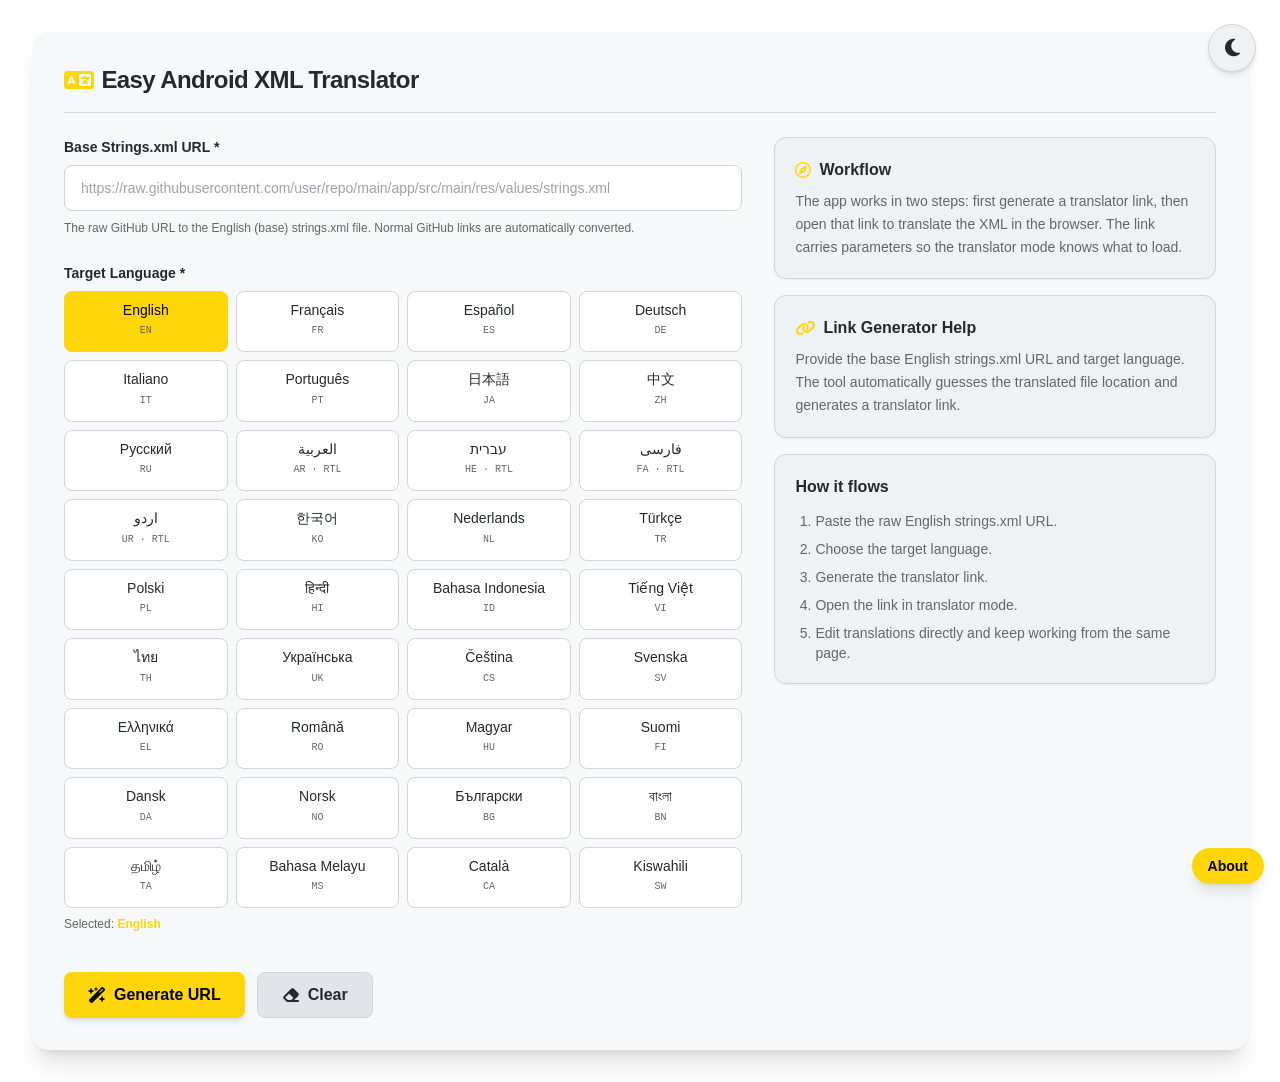
<file: index.html>
<!DOCTYPE html>
<html lang="en">
<head>
<meta charset="UTF-8">
<meta name="viewport" content="width=device-width, initial-scale=1.0">
<title>Easy Android XML Translator</title>
<script src="tailwind.js"></script>
<script>
  tailwind.config = {
    darkMode: ['class', '[data-theme="dark"]'],
    theme: {
      extend: {
        colors: {
          accent: 'var(--color-accent)',
          'accent-light': 'var(--color-accent-light)',
          surface: 'var(--color-surface)',
          surface2: 'var(--color-surface-2)',
          surface3: 'var(--color-surface-3)',
          border: 'var(--color-border)',
          'border-light': 'var(--color-border-light)',
          primary: 'var(--color-text-primary)',
          secondary: 'var(--color-text-secondary)',
          success: 'var(--color-success)',
          error: 'var(--color-error)',
          warning: 'var(--color-warning)',
        },
        fontFamily: {
          sans: ['-apple-system', 'BlinkMacSystemFont', '"Segoe UI"', 'sans-serif'],
          mono: ['Monaco', '"Courier New"', 'monospace'],
        }
      }
    }
  }
</script>
<link rel="stylesheet" href="style.css">
<link rel="stylesheet" href="https://cdnjs.cloudflare.com/ajax/libs/font-awesome/6.5.0/css/all.min.css" crossorigin="anonymous" referrerpolicy="no-referrer">
</head>

<body class="bg-white dark:bg-black text-primary font-sans antialiased min-h-screen p-4 md:p-8 transition-colors duration-300">

<div class="fixed top-6 right-6 z-50">
  <button class="theme-toggle-btn w-12 h-12 rounded-full border border-border bg-surface2 text-primary flex items-center justify-center text-xl transition-all duration-150 shadow-md hover:bg-surface3 hover:scale-105 active:scale-95"></button>
</div>

<div class="max-w-[1400px] mx-auto bg-surface rounded-2xl shadow-xl p-6 md:p-8 transition-all duration-300">
  
  <nav class="flex flex-col sm:flex-row items-start sm:items-center gap-4 pb-4 mb-6 border-b border-border">
    <h1 class="text-xl md:text-2xl font-bold tracking-tight flex items-center gap-2 m-0">
      <i class="fa-solid fa-language text-accent" aria-hidden="true"></i> Easy Android XML Translator
    </h1>
    <div class="sm:flex-1"></div>
  </nav>

  <a href="?mode=about" data-mode-link="about" class="fixed bottom-4 right-4 z-40 inline-flex items-center gap-2 rounded-full bg-accent px-4 py-2 text-sm font-semibold text-black shadow-lg transition-all hover:bg-accent-light">About</a>

  <section id="mode-generator" class="mode-panel hidden">
    <div class="grid grid-cols-1 lg:grid-cols-5 gap-8 items-start">
      <div class="lg:col-span-3">
        <form id="generatorForm" class="space-y-6">
          <div class="space-y-2">
            <label for="sourceUrl" class="block font-semibold text-sm">Base Strings.xml URL *</label>
            <input type="text" id="sourceUrl" class="w-full px-4 py-3 border border-border rounded-lg text-sm bg-white dark:bg-black text-primary focus:outline-none focus:ring-2 focus:ring-accent/20 focus:border-accent transition-all" placeholder="https://raw.githubusercontent.com/user/repo/main/app/src/main/res/values/strings.xml" required>
            <p class="text-xs text-secondary mt-1 leading-relaxed">The raw GitHub URL to the English (base) strings.xml file. Normal GitHub links are automatically converted.</p>
          </div>

          <div class="space-y-2">
            <label class="block font-semibold text-sm">Target Language *</label>
            <div class="grid grid-cols-2 sm:grid-cols-3 md:grid-cols-4 lg:grid-cols-3 xl:grid-cols-4 gap-2 mt-3" id="languageOptions"></div>
            <p class="text-xs text-secondary mt-2 hidden" id="selectedLangHelp">Selected: <strong id="selectedLangName" class="text-accent"></strong></p>
          </div>

          <div class="flex flex-col sm:flex-row gap-3 pt-4">
            <button type="submit" class="w-full sm:w-auto px-6 py-2.5 bg-accent hover:bg-accent-light text-black font-semibold rounded-lg shadow-md transition-all inline-flex items-center justify-center gap-2"><i class="fa-solid fa-wand-magic-sparkles" aria-hidden="true"></i> Generate URL</button>
            <button type="reset" class="w-full sm:w-auto px-6 py-2.5 bg-surface3 border border-border hover:bg-surface2 text-primary font-semibold rounded-lg transition-all inline-flex items-center justify-center gap-2"><i class="fa-solid fa-eraser" aria-hidden="true"></i> Clear</button>
          </div>
        </form>

        <div class="rounded-lg p-3 text-sm border-left-4 hidden mt-4 bg-error/10 text-error border-error" id="errorMessage"></div>
        <div class="rounded-lg p-3 text-sm border-left-4 hidden mt-4 bg-success/10 text-success border-success" id="successMessage"><i class="fa-solid fa-circle-check" aria-hidden="true"></i> URL generated successfully!</div>

        <div class="mt-8 pt-6 border-t border-border hidden" id="outputSection">
          <h2 class="text-lg font-bold mb-4 flex items-center gap-2"><i class="fa-solid fa-file-lines text-accent" aria-hidden="true"></i> Generated URL</h2>
          <div class="bg-accent/5 border border-accent rounded-xl p-4 text-xs md:text-sm">
            <strong class="block text-accent mb-2">Translator Link:</strong>
            <code id="generatedUrl" class="block bg-white dark:bg-black p-3 rounded-md font-mono break-all max-h-[150px] overflow-y-auto border border-border"></code>
          </div>
          <div class="flex flex-col sm:flex-row gap-3 mt-4">
            <button type="button" class="w-full sm:w-auto px-5 py-2 bg-accent hover:bg-accent-light text-black font-semibold rounded-lg shadow-md transition-all inline-flex items-center justify-center gap-2" onclick="copyToClipboard(event)"><i class="fa-regular fa-copy" aria-hidden="true"></i> Copy URL</button>
            <button type="button" class="w-full sm:w-auto px-5 py-2 bg-surface3 border border-border hover:bg-surface2 text-primary font-semibold rounded-lg transition-all inline-flex items-center justify-center gap-2" onclick="openTranslator()"><i class="fa-solid fa-arrow-up-right-from-square" aria-hidden="true"></i> Open Translator</button>
          </div>
          <div class="mt-5 p-4 bg-surface2 border border-border rounded-xl text-xs text-secondary space-y-2">
            <strong class="text-primary">Share this URL with translators:</strong>
            <p class="m-0 leading-relaxed">- They can paste it in their browser</p>
            <p class="m-0 leading-relaxed">- Load the strings to start translating</p>
            <p class="m-0 leading-relaxed">- It works for any repository!</p>
          </div>
        </div>
      </div>

      <div class="lg:col-span-2 space-y-4">
        <div class="bg-surface2 border border-border rounded-xl p-5 shadow-sm">
          <h3 class="text-base font-semibold mb-2 flex items-center gap-2"><i class="fa-regular fa-compass text-accent" aria-hidden="true"></i> Workflow</h3>
          <p class="text-secondary text-sm leading-relaxed m-0">The app works in two steps: first generate a translator link, then open that link to translate the XML in the browser. The link carries parameters so the translator mode knows what to load.</p>
        </div>
        
        <div class="bg-surface2 border border-border rounded-xl p-5 shadow-sm">
          <h3 class="text-base font-semibold mb-2 flex items-center gap-2"><i class="fa-solid fa-link text-accent" aria-hidden="true"></i> Link Generator Help</h3>
          <p class="text-secondary text-sm leading-relaxed m-0">Provide the base English strings.xml URL and target language. The tool automatically guesses the translated file location and generates a translator link.</p>
        </div>

        <div class="bg-surface2 border border-border rounded-xl p-5 shadow-sm space-y-3">
          <h3 class="text-base font-semibold m-0">How it flows</h3>
          <ol class="m-0 pl-5 text-secondary text-sm space-y-2 list-decimal">
            <li>Paste the raw English strings.xml URL.</li>
            <li>Choose the target language.</li>
            <li>Generate the translator link.</li>
            <li>Open the link in translator mode.</li>
            <li>Edit translations directly and keep working from the same page.</li>
          </ol>
        </div>
      </div>
    </div>
  </section>

  <section id="mode-translator" class="mode-panel hidden space-y-6">
    <div id="mobileTranslatorView" class="block md:hidden mb-2"></div>

    <header class="flex flex-col sm:flex-row gap-4 items-stretch sm:items-center justify-between pb-2">
      <div class="flex flex-wrap items-center gap-2">
        <button id="exportBtn" onclick="app.exportXML()" class="px-4 py-2 bg-surface3 border border-border hover:bg-surface2 text-primary font-semibold rounded-lg transition-all text-sm inline-flex items-center gap-2" disabled>
          <i class="fa-solid fa-download" aria-hidden="true"></i> Download XML
        </button>
      </div>

      <div class="w-full sm:w-72">
        <div class="relative">
          <span class="absolute inset-y-0 left-0 flex items-center pl-3 pointer-events-none text-secondary">
            <i class="fa-solid fa-magnifying-glass text-xs"></i>
          </span>
          <input type="text" id="search" placeholder="Quick filter by key..." class="w-full pl-9 pr-3 py-2 border border-border rounded-lg text-sm bg-white dark:bg-black text-primary focus:outline-none focus:ring-2 focus:ring-accent/20 focus:border-accent transition-all" onkeyup="app.onSearch(event)">
        </div>
      </div>
    </header>

    <div class="flex flex-col gap-3 pt-2 border-t border-border/60">
      <label class="inline-flex items-center gap-3 text-sm font-medium text-secondary">
        <input id="ignoreCompletedToggle" type="checkbox" class="h-4 w-4 rounded border-border accent-accent" onchange="app.toggleIgnoreCompleted(this.checked)">
        <span>Hide completed translations</span>
      </label>

      <div class="flex flex-col sm:flex-row gap-4 items-start sm:items-center justify-between">
        <div class="hidden md:flex flex-wrap gap-1.5">
        <button class="px-3.5 py-1.5 text-xs font-semibold border rounded-full transition-all bg-white dark:bg-black border-accent text-primary data-[active=true]:bg-accent data-[active=true]:text-black" data-active="true" onclick="app.setFilter('all', this)">All Strings</button>
        <button class="px-3.5 py-1.5 text-xs font-semibold border rounded-full transition-all bg-white dark:bg-black border-border text-secondary" onclick="app.setFilter('missing', this)">Missing</button>
        <button class="px-3.5 py-1.5 text-xs font-semibold border rounded-full transition-all bg-white dark:bg-black border-border text-secondary" onclick="app.setFilter('outdated', this)">Outdated</button>
        <button class="px-3.5 py-1.5 text-xs font-semibold border rounded-full transition-all bg-white dark:bg-black border-border text-secondary" onclick="app.setFilter('needs-work', this)">Needs Work</button>
      </div>

        <div class="flex flex-wrap items-center gap-4 text-xs font-medium text-secondary w-full sm:w-auto sm:justify-end">
          <div class="flex items-center gap-1.5"><div class="w-2.5 h-2.5 rounded-full bg-success/40"></div><span id="statsTotal">Total: 0</span></div>
          <div class="flex items-center gap-1.5"><div class="w-2.5 h-2.5 rounded-full bg-error/40"></div><span id="statsMissing">Missing: 0</span></div>
          <div class="flex items-center gap-1.5"><div class="w-2.5 h-2.5 rounded-full bg-warning/40"></div><span id="statsOutdated">Outdated: 0</span></div>
          <span id="statusMsg" class="text-accent font-semibold ml-auto sm:ml-2 bg-accent/5 px-2 py-0.5 rounded border border-accent/20">Idle</span>
        </div>
      </div>
    </div>

    <div class="hidden" id="configInfo"></div>

    <div id="tableTranslatorView" class="hidden md:block overflow-x-auto border border-border rounded-xl shadow-sm bg-white dark:bg-black">
      <table class="w-full border-collapse text-sm text-left">
        <thead class="bg-surface2 sticky top-0 z-10 font-bold text-primary border-b border-border">
          <tr>
            <th class="p-4 w-[240px]">Resource String Key</th>
            <th class="p-4 min-w-[320px]">Base Language (English)</th>
            <th class="p-4 min-w-[340px]">Translation Workfield</th>
          </tr>
        </thead>
        <tbody id="tbody" class="divide-y divide-border/40"></tbody>
      </table>
    </div>

    <div id="emptyState" class="text-center py-16 px-4 text-secondary bg-surface2/40 rounded-xl border border-dashed border-border transition-all duration-150">
      <div id="emptyStateLoadingContent" class="hidden space-y-3">
        <i class="fa-solid fa-circle-notch fa-spin text-2xl text-accent"></i>
        <h3 id="emptyStateLoadingText" class="text-sm font-bold text-primary">Processing layout entities...</h3>
      </div>
      <div id="emptyStateStaticContent" class="space-y-1">
        <h3 class="text-base font-bold text-primary">No localized segments displayed</h3>
        <p class="text-xs m-0 text-secondary">Open a generated link to start translating strings.</p>
      </div>
    </div>

    <div id="errorState" class="text-center py-12 px-4 text-error hidden">
      <h3 class="text-lg font-bold mb-2">Configuration Framework Exception</h3>
      <p id="errorMsg" class="text-sm font-mono max-w-[600px] mx-auto p-3 bg-error/10 rounded-lg border border-border"></p>
    </div>
  </section>

  <section id="mode-about" class="mode-panel hidden">
    <div class="bg-surface2 border border-border rounded-xl p-5 shadow-sm mb-6">
      <h3 class="text-base font-semibold mb-2 flex items-center gap-2"><i class="fa-solid fa-circle-info text-accent" aria-hidden="true"></i> About</h3>
      <p class="text-secondary text-sm leading-relaxed m-0">Lightweight and free web tool to let human contributors translate Android strings.xml files for you. No account required, just a single processing pipeline parameters link configuration footprint package.</p>
    </div>
    <div class="bg-surface2 border border-border rounded-xl p-6 shadow-sm">
      <h2 class="text-lg font-bold mb-3">REPOSITORY_UPSTREAM</h2>
      <p class="text-secondary leading-relaxed mb-4">Review schematics, deploy manual local patches, and report infrastructure issues directly over the main codebase registry branch.</p>
      <p class="m-0"><a href="https://github.com/Luminus-Labs/Easy-Android-xml-translator" target="_blank" rel="noreferrer noopener" class="text-accent no-underline font-semibold hover:underline flex items-center gap-1.5"><i class="fa-brands fa-github"></i> ACCESS_GITHUB_REPOSITORY</a></p>
    </div>
  </section>
</div>

<script src="langs.js"></script>
<script src="theme.js"></script>
<script src="main.js"></script>
<script src="generator.js"></script>
<script src="translator.js"></script>

</body>
</html>
</file>
<file: style.css>
/* =========================
   ROOT VARIABLES (Light Mode)
========================= */

:root {
  /* Colors - Accent (Yellow) */
  --color-accent: #ffd60a;
  --color-accent-light: #ffe680;
  --color-accent-dark: #cc8800;
  --color-accent-container: #fff1c2;
  --color-on-accent: #000000;
  --color-on-accent-container: #664d00;

  /* Colors - Status */
  --color-success: #28a745;
  --color-success-light: #34d399;
  --color-success-dark: #058f35;
  --color-error: #d73a49;
  --color-error-light: #ff6b6b;
  --color-error-dark: #d73a49;
  --color-warning: #ffc53b;
  --color-warning-light: #ffd60a;
  --color-warning-dark: #cc8800;
  --color-info: #0366d6;
  --color-info-light: #5eb3ff;
  --color-info-dark: #0256b8;

  /* Colors - Neutral (Light Mode) */
  --color-bg: #ffffff;
  --color-surface: #f6f8fa;
  --color-surface-2: #eff2f5;
  --color-surface-3: #e1e4e8;
  --color-border: #d1d5da;
  --color-border-light: #e1e4e8;
  --color-text-primary: #24292e;
  --color-text-secondary: #666666;
  --color-text-tertiary: #999999;
  --color-text-inverse: #ffffff;
}

/* =========================
   DARK MODE (OLED Black)
========================= */

[data-theme="dark"] {
  /* Colors - Accent (Yellow - adapted for dark) */
  --color-accent: #ffd60a;
  --color-accent-light: #ffe680;
  --color-accent-dark: #ffed4e;
  --color-accent-container: #664d00;
  --color-on-accent: #000000;
  --color-on-accent-container: #fff1c2;

  /* Colors - Neutral (Dark Mode - OLED) */
  --color-bg: #000000;
  --color-surface: #0f0f0f;
  --color-surface-2: #1a1a1a;
  --color-surface-3: #262626;
  --color-border: #333333;
  --color-border-light: #404040;
  --color-text-primary: #ffffff;
  --color-text-secondary: #b0b0b0;
  --color-text-tertiary: #808080;
  --color-text-inverse: #000000;
}

/* =========================
   NATIVE COMPONENT FIXES
========================= */

/* Retained explicitly to handle custom border styles injected by the parser script */
.border-left-4 {
  border-left-width: 4px;
}

/* Clean printing abstraction override layer */
@media print {
  .theme-toggle,
  form,
  header,
  nav,
  .filter-section {
    display: none !important;
  }
}

.mobile-translation-card {
  touch-action: pan-y;
  transition: opacity 240ms ease, transform 240ms ease;
}

.mobile-translation-card textarea {
  resize: vertical;
  min-height: 96px;
}

.mobile-nav-btn {
  touch-action: manipulation;
}

.mobile-card-enter-left {
  opacity: 0;
  transform: translateX(18px);
}

.mobile-card-enter-right {
  opacity: 0;
  transform: translateX(-18px);
}

.mobile-card-active {
  opacity: 1;
  transform: translateX(0);
}

/* =========================
   RTL (Right-to-Left) SUPPORT
   Triggered automatically when langs.js sets <html dir="rtl">
   for Arabic, Hebrew, Persian, Urdu, etc. (improvement #14).
========================= */

html[dir="rtl"] body {
  text-align: right;
}

/* Mirror directional icons that should flip with the script. */
html[dir="rtl"] .fa-arrow-right,
html[dir="rtl"] .fa-arrow-left {
  transform: scaleX(-1);
}

html[dir="rtl"] .fa-chevron-right,
html[dir="rtl"] .fa-chevron-left {
  transform: scaleX(-1);
}

/* Keep the fixed-position About FAB in the visually correct corner. */
html[dir="rtl"] a[data-mode-link="about"] {
  right: auto;
  left: 1rem;
}

/* Make sure table layouts read naturally in RTL. */
html[dir="rtl"] table {
  direction: rtl;
}

html[dir="rtl"] table thead th,
html[dir="rtl"] table tbody td {
  text-align: right;
}

/* Keep numeric and monospaced content (URLs, IDs, hashes) left-to-right
   even inside an RTL document. */
html[dir="rtl"] .font-mono,
html[dir="rtl"] code,
html[dir="rtl"] .whitespace-pre-wrap {
  direction: ltr;
  unicode-bidi: embed;
  text-align: left;
}

/* Text input padding should swap in RTL so the caret starts on the right. */
html[dir="rtl"] input[type="text"],
html[dir="rtl"] textarea {
  text-align: right;
}

/* Search input icon: was on the left (pl-3); mirror to the right in RTL. */
html[dir="rtl"] .relative .absolute.inset-y-0.left-0 {
  left: auto;
  right: 0;
}

html[dir="rtl"] .relative input.pl-9 {
  padding-left: 0.75rem;
  padding-right: 2.25rem;
}

/* Status pill / badges stay left-aligned within an RTL cell. */
html[dir="rtl"] .badge,
html[dir="rtl"] [data-active="true"] {
  direction: ltr;
}
</file>
